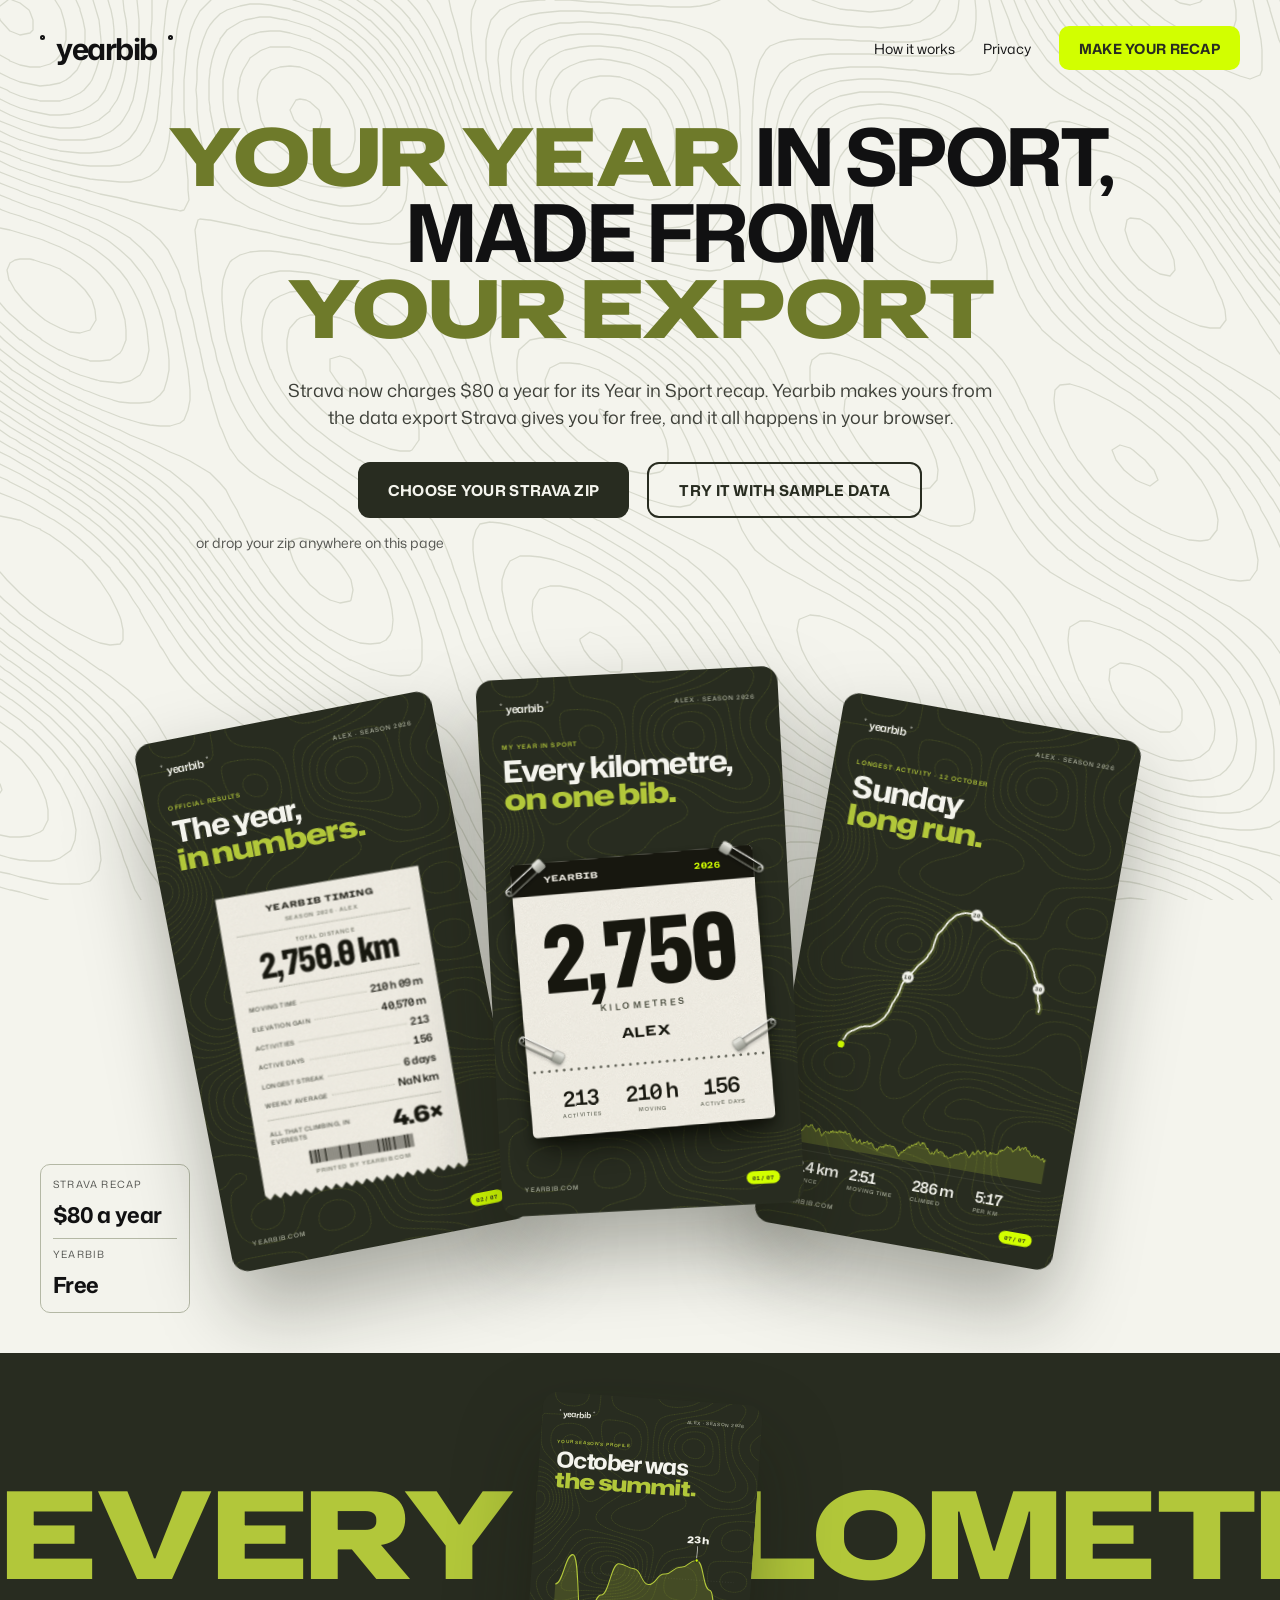
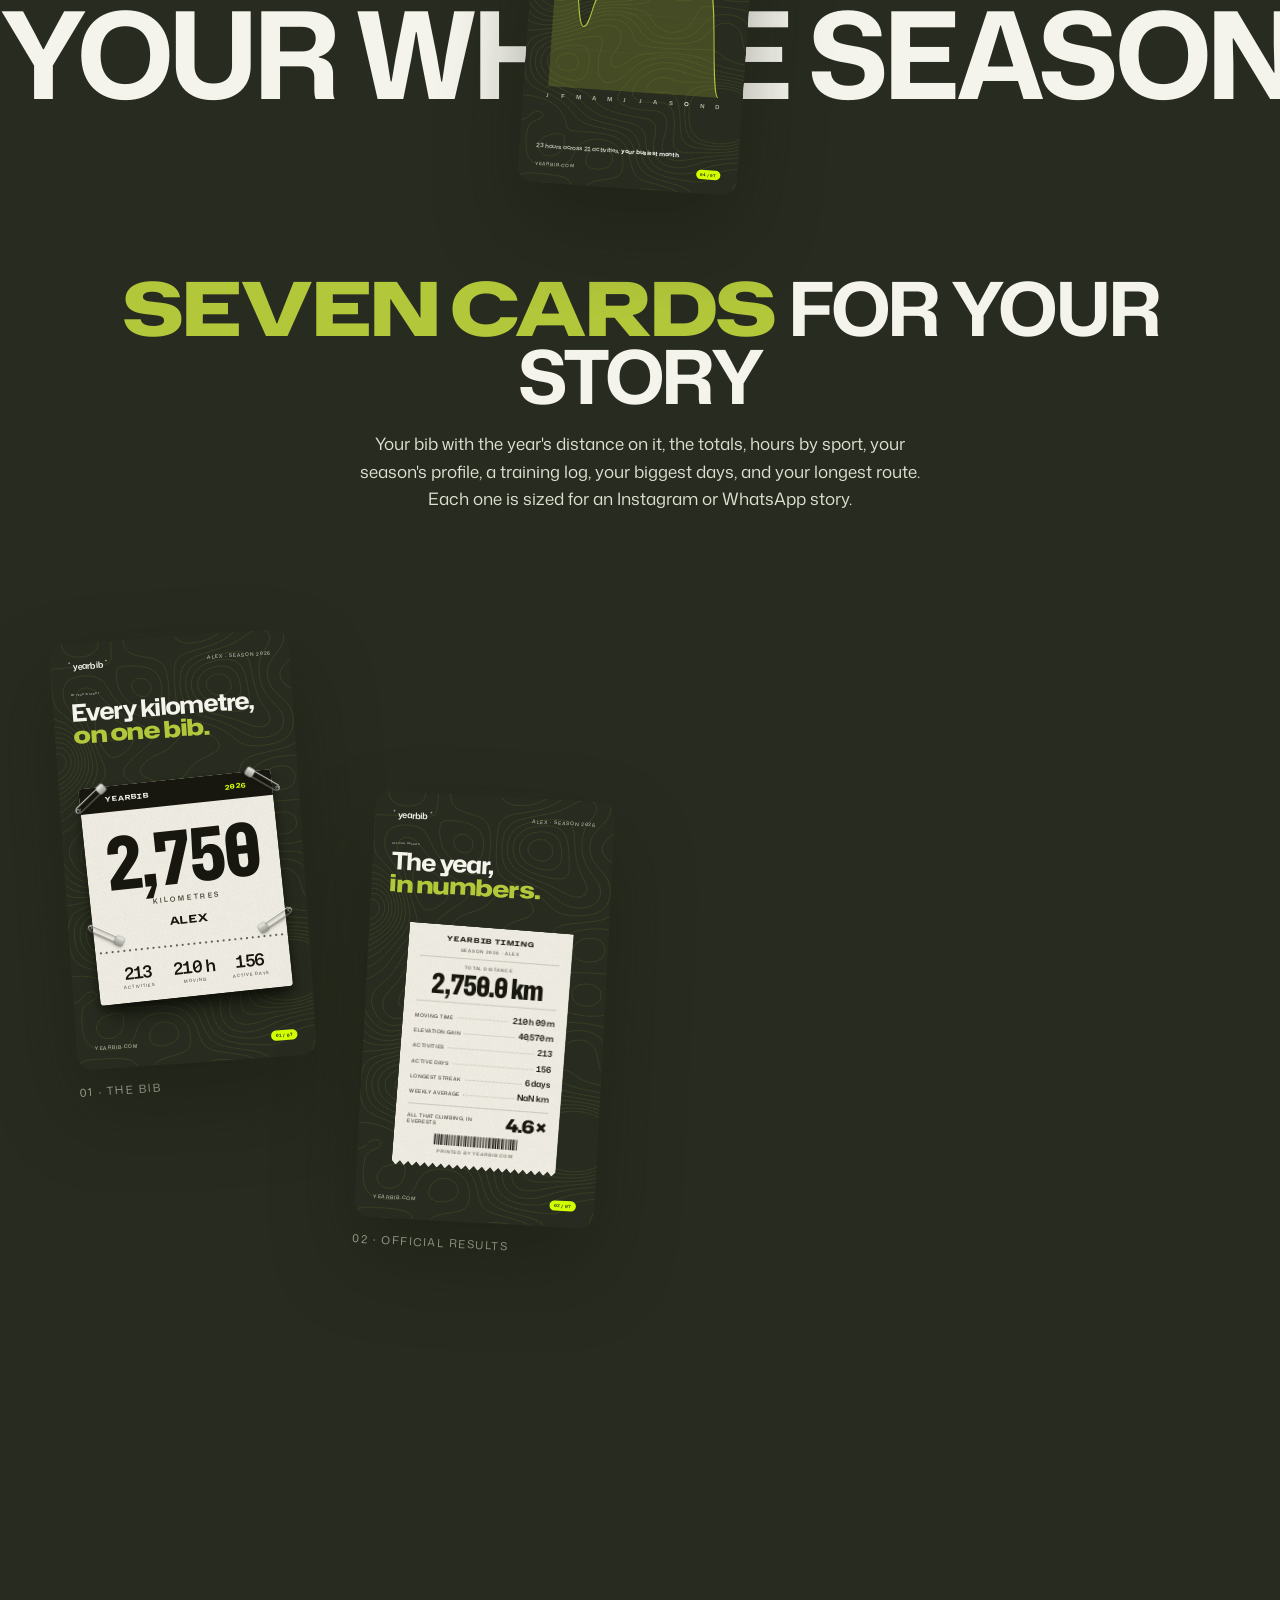
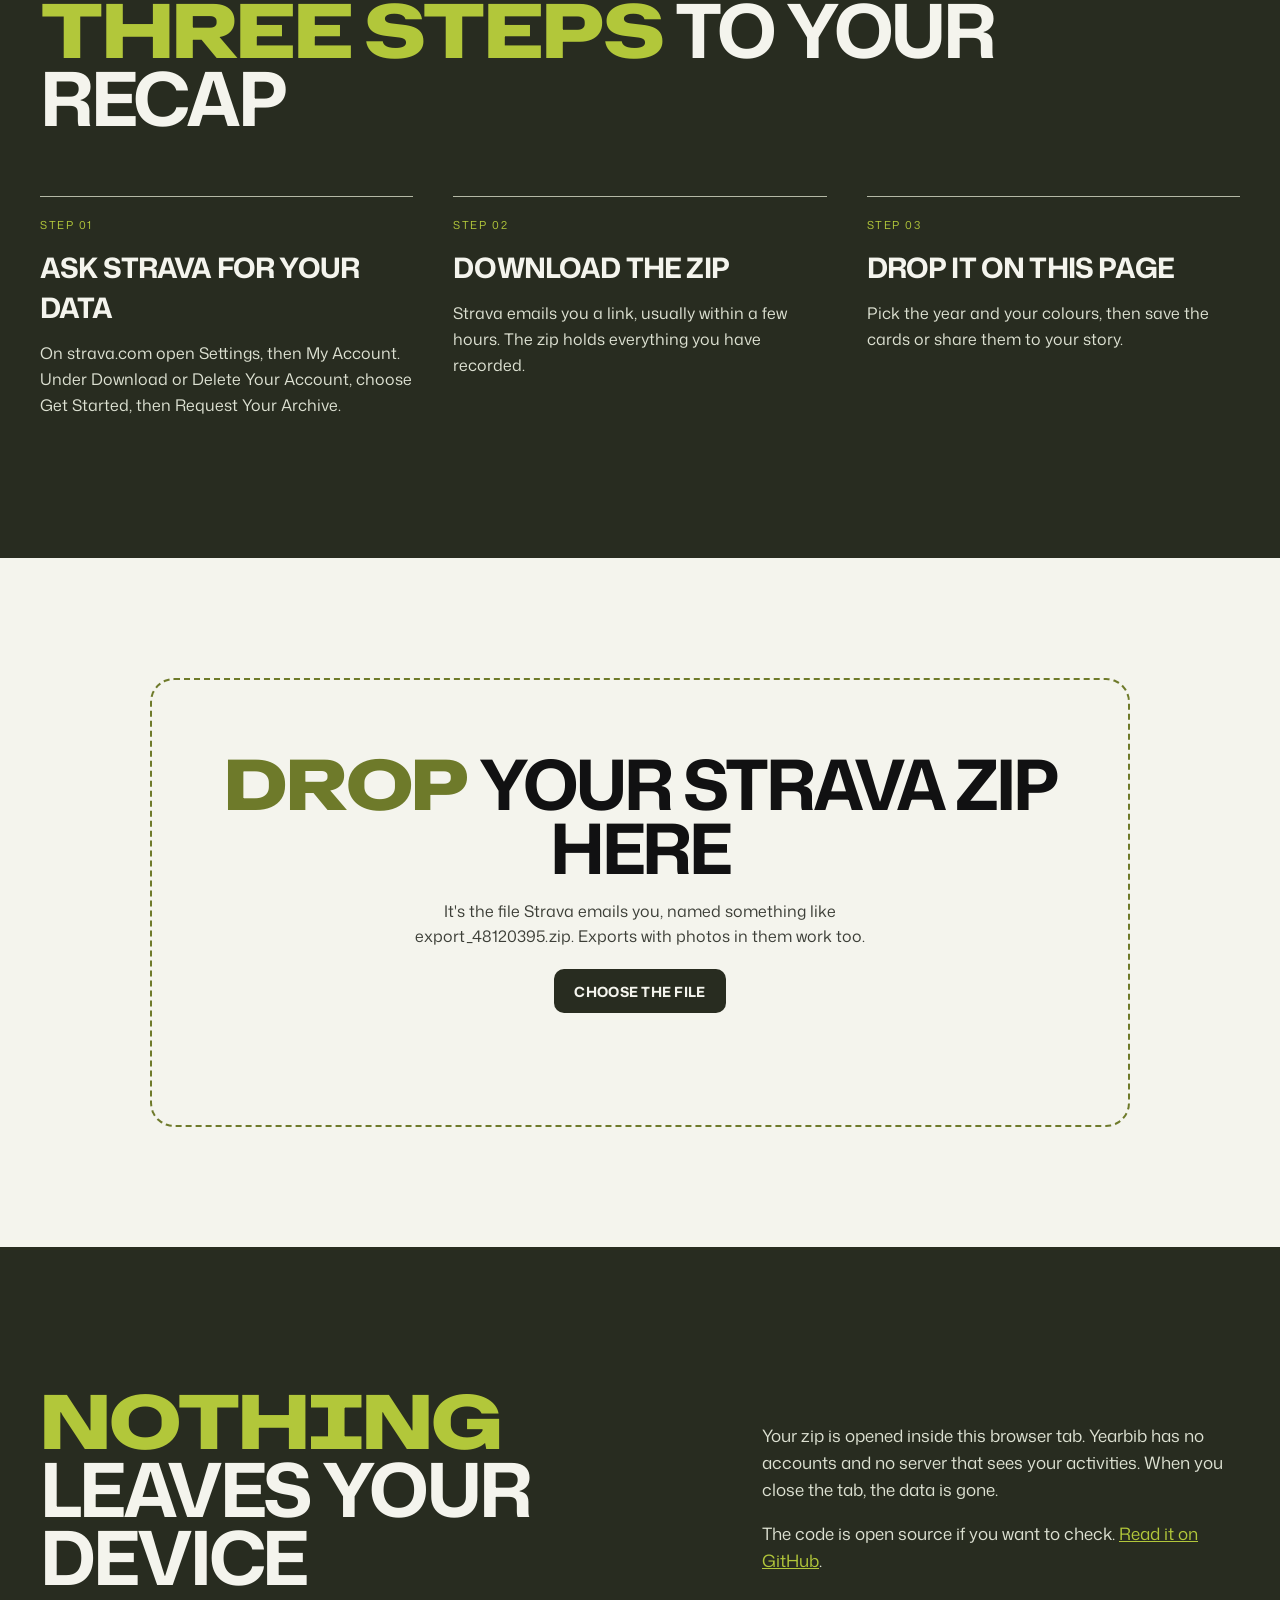
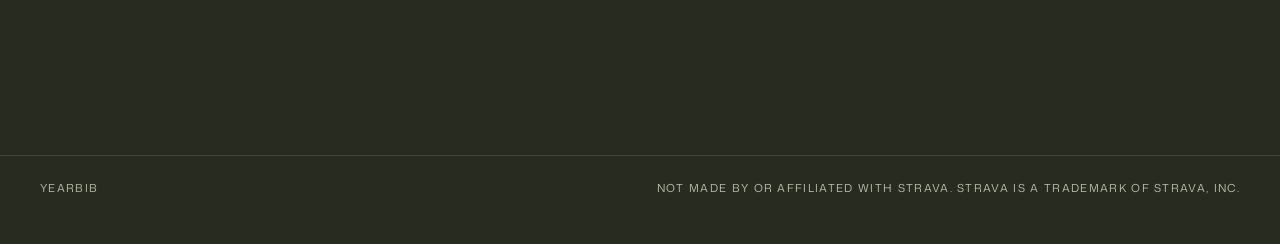
<file: index.html>
<!doctype html>
<html lang="en">
<head>
<meta charset="utf-8">
<meta name="viewport" content="width=device-width, initial-scale=1">
<title>Yearbib: your Strava year in sport, free</title>
<link rel="icon" href="img/icon.svg" type="image/svg+xml">
<link rel="canonical" href="https://yearbib.vercel.app/">
<meta name="description" content="Strava charges $80 a year for its Year in Sport. Yearbib makes yours free from the export Strava gives you, right in your browser.">
<meta property="og:title" content="Yearbib: your year in sport, free">
<meta property="og:description" content="Seven shareable cards from your Strava export. Free, and nothing leaves your device.">
<meta property="og:type" content="website">
<meta property="og:url" content="https://yearbib.vercel.app/">
<meta property="og:image" content="https://yearbib.vercel.app/img/og.png">
<meta property="og:image:width" content="1200"><meta property="og:image:height" content="630">
<meta name="twitter:card" content="summary_large_image">
<meta name="twitter:image" content="https://yearbib.vercel.app/img/og.png">
<meta name="theme-color" content="#282C20">
<link rel="preload" href="fonts/mona-sans-latin-standard-normal.woff2" as="font" type="font/woff2" crossorigin>
<link rel="preload" href="fonts/hubot-sans-latin-standard-normal.woff2" as="font" type="font/woff2" crossorigin>
<link rel="stylesheet" href="cards.css">
<link rel="stylesheet" href="style.css">
</head>
<body>
<main id="landing">
<section class="paper-bg hero">
<header class="nav">
<a href="#top" class="wm" aria-label="Yearbib home"><i></i>yearbib<i></i></a>
<nav aria-label="Main"><a href="#how">How it works</a><a href="#privacy">Privacy</a><a href="#drop" class="pill volt">Make your recap</a></nav>
</header>
<div id="top" class="hero-copy">
<h1 class="hh">
<span class="mask"><span><em>Your year</em> in sport,</span></span>
<span class="mask"><span>made from</span></span>
<span class="mask"><span><em class="nw">your export</em></span></span>
</h1>
<p>Strava now charges $80 a year for its Year in Sport recap. Yearbib makes yours from the data export Strava gives you for free, and it all happens in your browser.</p>
<div class="hero-cta"><label for="file" class="pill dark big-cta">Choose your Strava zip</label><button class="pill line big-cta" id="sample" type="button">Try it with sample data</button></div>
<p class="hint">or drop your zip anywhere on this page</p>
<p class="status hstatus" id="hstatus" role="status" aria-live="polite"></p>
</div>
<div class="stage" id="stage" aria-label="Three example recap cards" role="img"></div>
<aside class="vs"><span>Strava recap</span><b>$80 a year</b><span class="sep">Yearbib</span><b>Free</b></aside>
</section>

<section class="olive-bg band-sec">
<div class="marquee" aria-hidden="true">
<div class="track l"><span>Every kilometre · every climb · every streak ·</span><span>Every kilometre · every climb · every streak ·</span></div>
<div class="track r"><span>Your whole season on seven cards ·</span><span>Your whole season on seven cards ·</span></div>
<div class="mq-card" id="over"></div>
</div>
<div class="wrap">
<h2 class="h2c"><em>Seven cards</em> for your story</h2>
<p class="lede">Your bib with the year's distance on it, the totals, hours by sport, your season's profile, a training log, your biggest days, and your longest route. Each one is sized for an Instagram or WhatsApp story.</p>
<div class="scatter" id="scatter"></div>
</div>
</section>

<section id="how" class="olive-bg how">
<div class="wrap">
<h2 class="h2"><em>Three steps</em> to your recap</h2>
<ol class="steps">
<li><span class="k">Step 01</span><h3>Ask Strava for your data</h3><p>On strava.com open Settings, then My Account. Under Download or Delete Your Account, choose Get Started, then Request Your Archive.</p></li>
<li><span class="k">Step 02</span><h3>Download the zip</h3><p>Strava emails you a link, usually within a few hours. The zip holds everything you have recorded.</p></li>
<li><span class="k">Step 03</span><h3>Drop it on this page</h3><p>Pick the year and your colours, then save the cards or share them to your story.</p></li>
</ol>
</div>
</section>

<section id="drop" class="paper-bg drop-sec">
<label class="drop" id="dropzone" for="file">
<span class="dh"><em>Drop</em> your Strava zip here</span>
<span class="dp">It's the file Strava emails you, named something like export_48120395.zip. Exports with photos in them work too.</span>
<span class="pill dark">Choose the file</span>
<input id="file" type="file" accept=".zip,application/zip">
<span class="status" id="status" role="status" aria-live="polite"></span>
</label>
</section>

<section id="privacy" class="olive-bg priv">
<div class="wrap row2">
<h2 class="h2"><em>Nothing</em> leaves your device</h2>
<div><p>Your zip is opened inside this browser tab. Yearbib has no accounts and no server that sees your activities. When you close the tab, the data is gone.</p><p>The code is open source if you want to check. <a href="https://github.com/omlahore/yearbib">Read it on GitHub</a>.</p></div>
</div>
</section>
</main>

<main id="recap" hidden>
<header class="nav dark">
<a href="#" class="wm" id="home" aria-label="Yearbib home"><i></i>yearbib<i></i></a>
<nav><span class="muted" id="found"></span><a href="#" id="again">Start again with another zip</a></nav>
</header>
<div class="recap">
<aside class="panel" aria-label="Customise your cards">
<h1 class="ph"><span id="ptitle"></span><em>your way.</em></h1>
<div class="fld"><label for="nm">Name on the cards</label><input id="nm" type="text" maxlength="24" autocomplete="given-name"></div>
<div class="fld"><span class="lab">Colours</span><div class="sws" id="themes" role="radiogroup" aria-label="Colour theme"></div><span class="tname" id="tname"></span></div>
<div class="fld"><span class="lab">Sport</span><div class="pills" id="sports" role="radiogroup" aria-label="Sport"></div></div>
<div class="fld"><span class="lab">Number on the bib</span><div class="pills" id="bibs" role="radiogroup" aria-label="Number on the bib"></div></div>
<div class="two-sel">
<label class="fld">Year<select id="year"></select></label>
<label class="fld">Units<select id="unit"><option value="0">Kilometres</option><option value="1">Miles</option></select></label>
</div>
<label class="switch-row">Contour lines in the background<button role="switch" aria-checked="true" id="contours" class="switch"><span></span></button></label>
<div class="acts"><button class="pill volt big" id="saveall">Save all cards</button><button class="pill ghost big" id="shareall" hidden>Share to story</button></div>
</aside>
<section class="grid" id="grid" aria-label="Your cards"></section>
</div>
</main>

<div id="render" aria-hidden="true"></div>
<div id="dropall" hidden><div><span class="dh"><em>Drop</em> it anywhere</span><span class="dp">Your Strava zip opens right here, in this tab.</span></div></div>
<footer class="olive-bg foot"><div class="wrap fr"><span>Yearbib</span><span>Not made by or affiliated with Strava. Strava is a trademark of Strava, Inc.</span></div></footer>
<script src="vendor/html-to-image.js"></script>
<script type="module" src="app.js"></script>
</body>
</html>
</file>
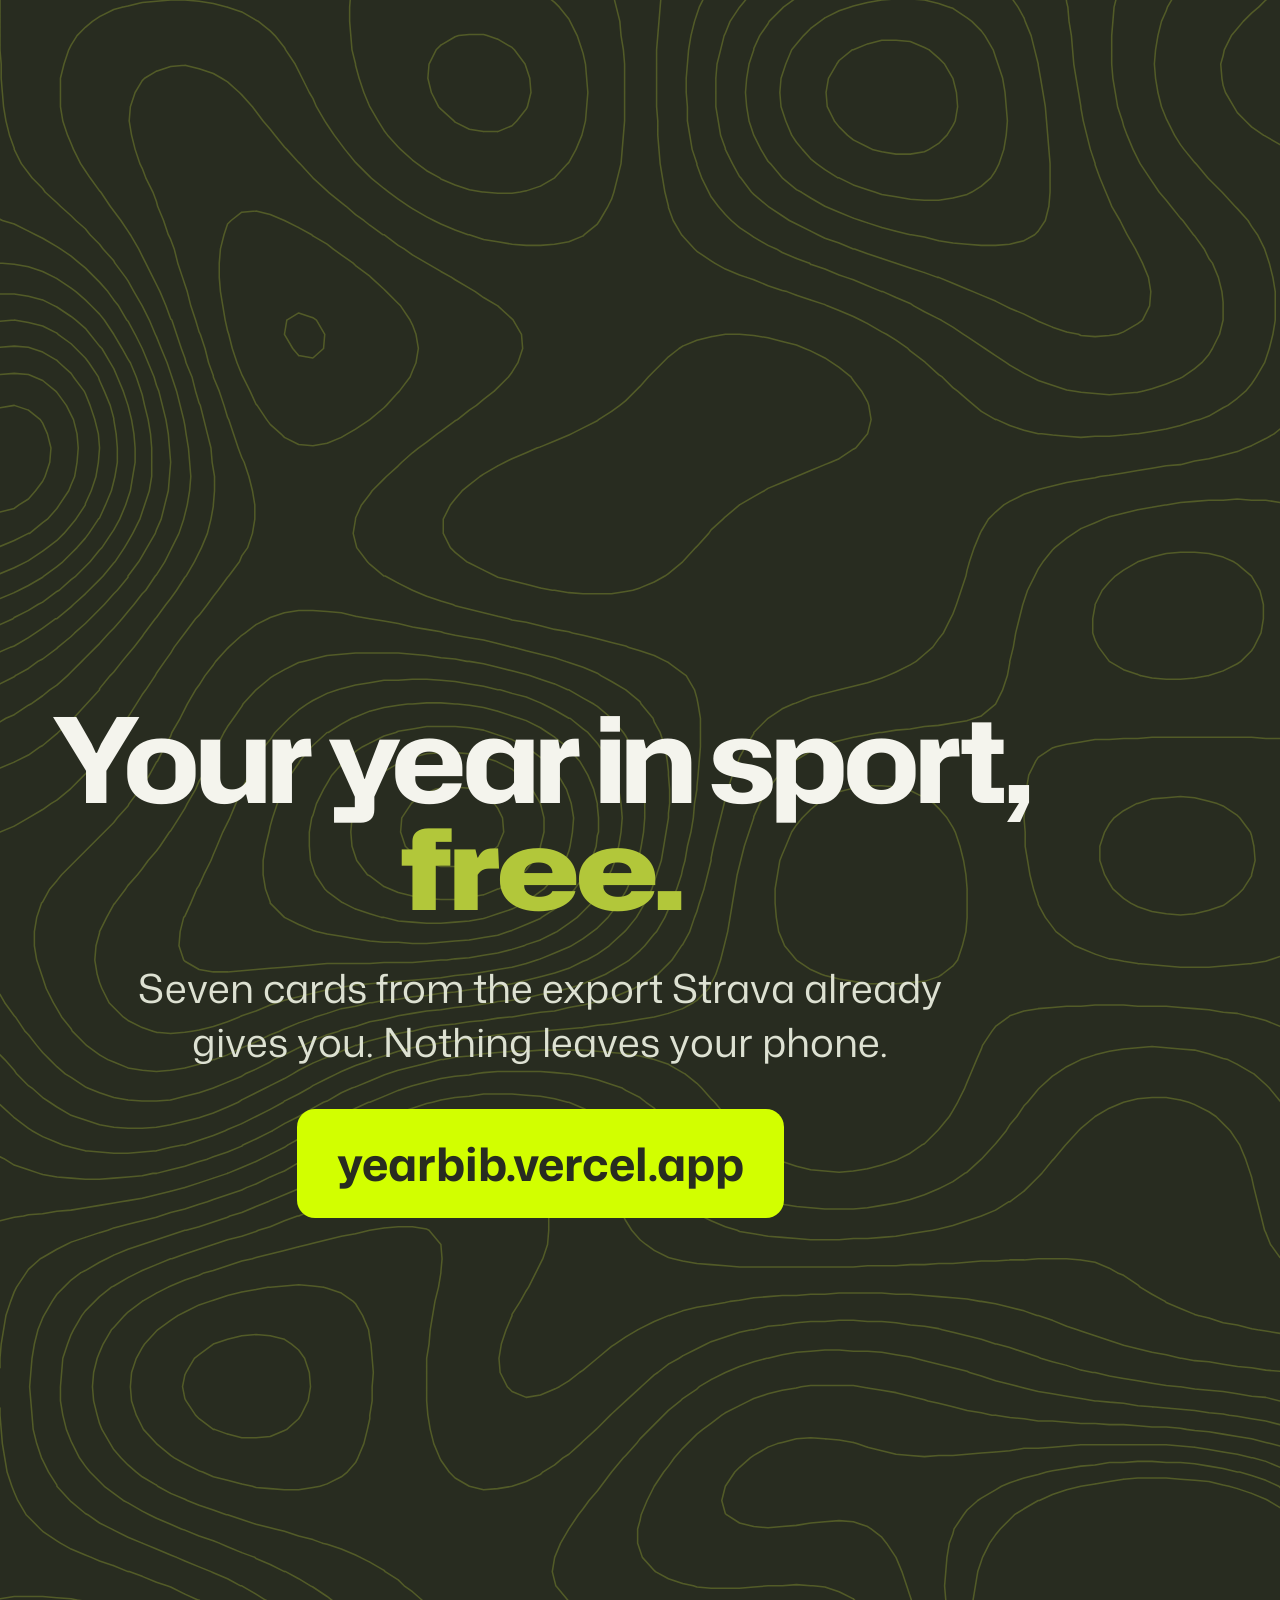
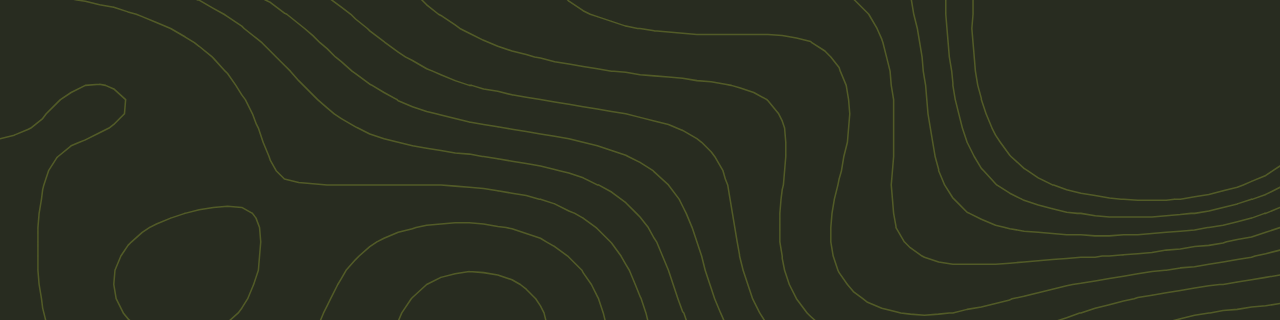
<file: tools/end.html>
<!doctype html><html><head><meta charset="utf-8"><link rel="stylesheet" href="../cards.css"><style>body{margin:0;width:1080px;height:1920px;overflow:hidden;background:#282C20 url(../img/topo-card.svg) center/cover;color:#F4F4ED;font-family:"Mona Sans";display:flex;flex-direction:column;align-items:center;justify-content:center;text-align:center;gap:40px}
h1{margin:0;font-family:"Hubot Sans";font-weight:700;font-size:118px;line-height:.95;letter-spacing:-.035em}h1 em{display:block;font-style:normal;font-stretch:125%;font-weight:800;color:#B2C73A;font-size:112px}
p{margin:0;font-size:40px;color:#DDE1D2;max-width:820px;line-height:1.35}.u{background:#D2FF00;color:#282C20;font-weight:700;font-size:46px;padding:22px 40px;border-radius:18px}</style></head>
<body><h1>Your year in sport,<em>free.</em></h1><p>Seven cards from the export Strava already gives you. Nothing leaves your phone.</p><span class="u">yearbib.vercel.app</span></body></html>
</file>
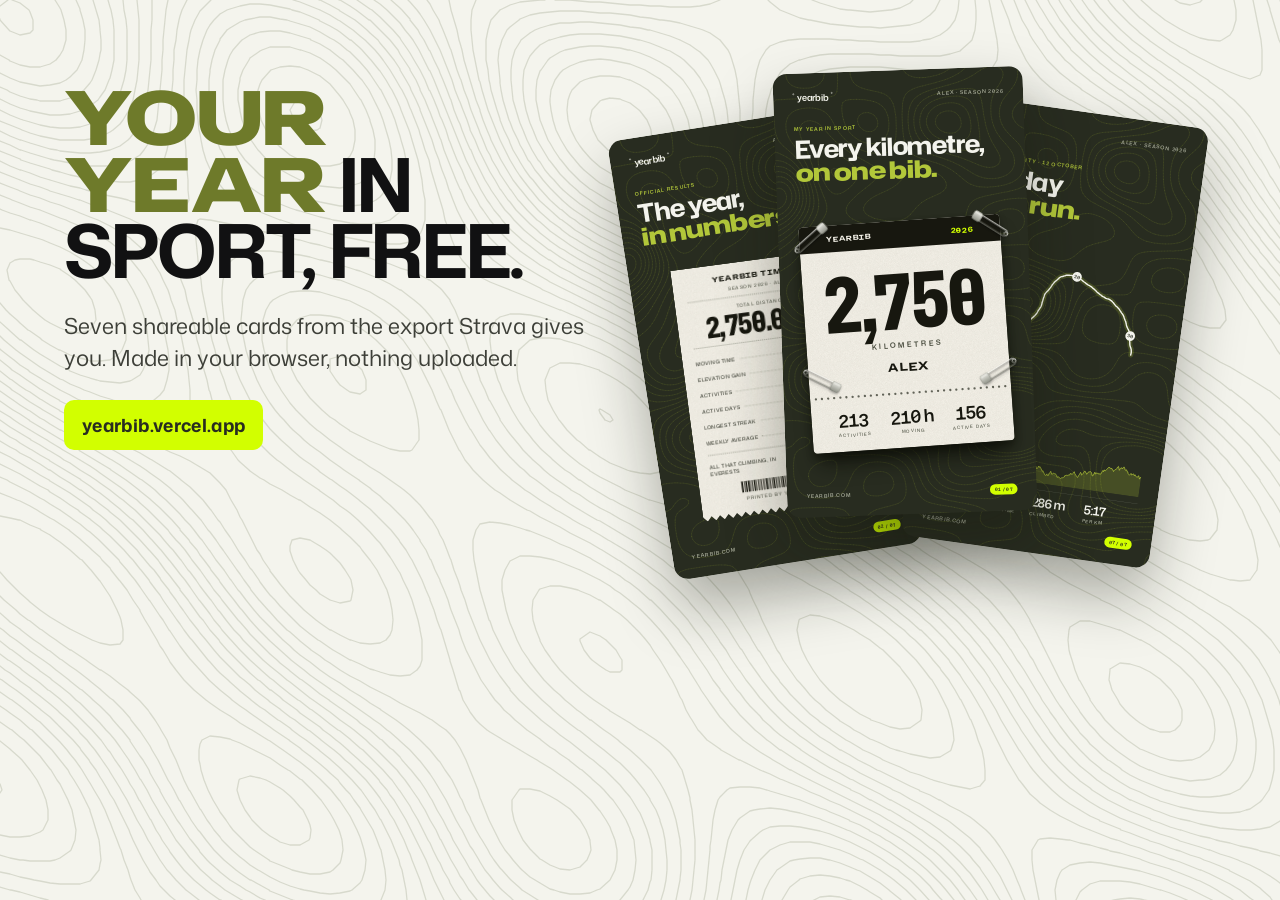
<file: tools/og.html>
<!doctype html><html><head><meta charset="utf-8"><link rel="stylesheet" href="../cards.css"><link rel="stylesheet" href="../style.css">
<style>body{margin:0;width:1200px;height:630px;overflow:hidden;background:#F4F4ED url(../img/topo-paper.svg) 0 0/1440px auto;animation:none}
.wrap{position:relative;width:1200px;height:630px}
.t{position:absolute;left:64px;top:84px;width:520px}
.t h1{margin:0;text-transform:uppercase;font-weight:700;font-size:74px;line-height:.9;letter-spacing:-.045em;color:#111112}
.t h1 em{font-family:"Hubot Sans";font-stretch:125%;font-weight:800;letter-spacing:-.03em;color:#6E7A2A;font-style:normal}
.t p{margin:26px 0 0;font-size:22px;line-height:1.45;color:#3D3F38;font-family:"Mona Sans"}
.t .u{margin-top:26px;display:inline-block;background:#D2FF00;color:#282C20;font:700 18px "Mona Sans";padding:12px 18px;border-radius:10px;letter-spacing:.02em}
.ogc{position:absolute;width:250px;height:444px;border-radius:14px;overflow:hidden;box-shadow:0 30px 60px rgba(20,24,12,.35)}
.ogc>.yb-card{transform:scale(.2315);transform-origin:0 0}
</style></head><body><div class="wrap"><div class="t"><h1><em>Your year</em> in sport, free.</h1><p>Seven shareable cards from the export Strava gives you. Made in your browser, nothing uploaded.</p><span class="u">yearbib.vercel.app</span></div></div>
<script type="module">
import { demo } from "../demo.js"; import { renderCard, units, THEMES } from "../cards.js";
const { s, routes } = demo(); const o = { u: units(false), theme: THEMES[0], contours: true, name: "Alex", year: s.year, bib: "Distance", routes };
const w = document.querySelector('.wrap');
[["results", 640, 120, -9], ["route", 930, 110, 8], ["bib", 780, 70, -2]].forEach(([k, x, y, r]) => { const d = document.createElement('div'); d.className = 'ogc'; d.style.cssText = `left:${x}px;top:${y}px;transform:rotate(${r}deg)`; d.innerHTML = renderCard(k, s, o); w.append(d); });
await document.fonts.ready; document.body.dataset.ready = 1;
</script></body></html>
</file>
<file: cards.css>
@font-face{font-family:"Mona Sans";src:url(fonts/mona-sans-latin-standard-normal.woff2) format("woff2-variations");font-weight:200 900;font-stretch:75% 125%;font-display:swap}
@font-face{font-family:"Hubot Sans";src:url(fonts/hubot-sans-latin-standard-normal.woff2) format("woff2-variations");font-weight:200 900;font-stretch:75% 125%;font-display:swap}
.yb-card{width:1080px;height:1920px;box-sizing:border-box;padding:76px 84px 72px;display:flex;flex-direction:column;background-color:var(--ground);color:#F4F4ED;font-family:"Mona Sans",sans-serif;font-feature-settings:"tnum" 1;overflow:hidden;position:relative}
.yb-card *{box-sizing:border-box;margin:0}
.yb-card.topo{background-image:url(img/topo-card.svg);background-size:cover}
.yb-top,.yb-foot{display:flex;justify-content:space-between;align-items:center}
.yb-wm{position:relative;font-weight:600;font-size:40px;letter-spacing:-.04em;padding:0 20px}
.yb-wm i{position:absolute;top:9px;width:7px;height:7px;border-radius:50%;border:2.4px solid #F4F4ED}.yb-wm i:first-child{left:0}.yb-wm i:last-child{right:0}
.yb-cap{font-size:22px;font-weight:500;letter-spacing:.16em;text-transform:uppercase;color:#B4B8A5}
.yb-kick{margin-top:92px!important;font-size:22px;font-weight:600;letter-spacing:.16em;text-transform:uppercase;color:var(--accent)}
.yb-h{margin-top:18px!important;font-family:"Hubot Sans",sans-serif;line-height:.96}
.yb-h span{display:block;font-weight:700;font-size:108px;letter-spacing:-.035em}
.yb-h .w{font-stretch:125%;font-weight:800;font-size:104px;letter-spacing:-.03em;color:var(--accent)}
.yb-tag{background:#D2FF00;color:#282C20;border-radius:999px;padding:9px 20px;font-weight:600;font-size:20px;letter-spacing:.1em}
.yb-mid{flex:1;display:flex;align-items:center;justify-content:center;min-height:0}
.yb-mid.col{flex-direction:column;align-items:stretch;justify-content:center;gap:22px}
.yb-mid.gap{margin:56px 0 40px}
.yb-note{margin-bottom:44px!important;font-size:30px;font-weight:500;color:#DDE1D2}.yb-note b{color:#F4F4ED;font-weight:700}
.paper{background-color:#F4F1E8;background-image:url(img/noise.svg);color:#17170F}
/* bib */
.bib{position:relative;width:870px;height:980px;transform:rotate(-2deg)}
.bibp{width:100%;height:100%;border-radius:18px;overflow:hidden;display:flex;flex-direction:column;box-shadow:0 70px 90px -30px rgba(8,10,4,.75),0 18px 30px rgba(8,10,4,.35)}
.band{height:116px;flex:none;background:#17170F;color:#F4F1E8;display:flex;align-items:center;justify-content:space-between;padding:0 116px;font-family:"Hubot Sans";font-stretch:125%;font-weight:700;font-size:30px;letter-spacing:.08em;text-transform:uppercase}.band b{color:#D2FF00;font-weight:700}
.bnum{flex:1;display:flex;flex-direction:column;align-items:center;justify-content:center;gap:22px}
.bnum .n{font-family:"Hubot Sans";font-stretch:75%;font-weight:800;font-size:360px;line-height:.9;letter-spacing:-.02em}
.bnum .l{font-weight:600;font-size:32px;letter-spacing:.32em;text-transform:uppercase;color:#4D5042}
.bnum .who{margin-top:18px;font-family:"Hubot Sans";font-stretch:125%;font-weight:700;font-size:48px;letter-spacing:.06em}
.holes{flex:none;display:flex;justify-content:space-between;padding:0 20px}.holes i{width:10px;height:10px;border-radius:50%;background:var(--ground);opacity:.7}
.strip{flex:none;height:230px;display:grid;grid-template-columns:repeat(3,1fr);align-items:center;text-align:center;padding:0 56px}
.strip b{display:block;font-weight:600;font-size:76px;letter-spacing:-.04em;line-height:1}.strip small{display:block;margin-top:10px;font-weight:500;font-size:19px;letter-spacing:.18em;text-transform:uppercase;color:#5B5E50}
.pin{position:absolute;width:190px;filter:drop-shadow(0 6px 5px rgba(0,0,0,.35))}
.p1 .pin{left:-46px;top:26px;transform:rotate(-38deg)}.p2 .pin{right:-56px;top:18px;transform:rotate(36deg) scaleX(-1)}.p3 .pin{left:-40px;bottom:290px;transform:rotate(30deg)}.p4 .pin{right:-48px;bottom:280px;transform:rotate(-28deg) scaleX(-1)}
/* results */
.slip{width:740px;padding:40px 56px 64px;transform:rotate(1.4deg);display:flex;flex-direction:column;filter:drop-shadow(0 40px 40px rgba(8,10,4,.55));clip-path:polygon(0 0,100% 0,100% calc(100% - 20px),97.5% 100%,95% calc(100% - 20px),92.5% 100%,90% calc(100% - 20px),87.5% 100%,85% calc(100% - 20px),82.5% 100%,80% calc(100% - 20px),77.5% 100%,75% calc(100% - 20px),72.5% 100%,70% calc(100% - 20px),67.5% 100%,65% calc(100% - 20px),62.5% 100%,60% calc(100% - 20px),57.5% 100%,55% calc(100% - 20px),52.5% 100%,50% calc(100% - 20px),47.5% 100%,45% calc(100% - 20px),42.5% 100%,40% calc(100% - 20px),37.5% 100%,35% calc(100% - 20px),32.5% 100%,30% calc(100% - 20px),27.5% 100%,25% calc(100% - 20px),22.5% 100%,20% calc(100% - 20px),17.5% 100%,15% calc(100% - 20px),12.5% 100%,10% calc(100% - 20px),7.5% 100%,5% calc(100% - 20px),2.5% 100%,0 calc(100% - 20px))}
.sh{text-align:center;display:flex;flex-direction:column;gap:10px}.t1{font-family:"Hubot Sans";font-stretch:125%;font-weight:700;font-size:30px;letter-spacing:.12em}
.t2{font-weight:500;font-size:20px;letter-spacing:.18em;text-transform:uppercase;color:#5B5E50}.t2.c{margin-top:12px;text-align:center}
.dash{border-top:3px dashed #9A9C8E;margin:24px 0}
.tot{display:flex;flex-direction:column;align-items:center;gap:4px}.tot b{font-family:"Hubot Sans";font-stretch:75%;font-weight:800;font-size:124px;line-height:.95;letter-spacing:-.02em}
.row{display:flex;align-items:baseline;gap:14px;margin:8px 0}.row span{font-weight:500;font-size:22px;letter-spacing:.08em;text-transform:uppercase;color:#3E4136}.row i{flex:1;border-bottom:3px dotted #A6A898;transform:translateY(-6px)}.row b{font-weight:600;font-size:38px;letter-spacing:-.03em}
.ev{display:flex;justify-content:space-between;align-items:center}.ev span{font-weight:500;font-size:22px;letter-spacing:.08em;text-transform:uppercase;color:#3E4136;max-width:300px;line-height:1.35}.ev b{font-family:"Hubot Sans";font-stretch:125%;font-weight:800;font-size:80px;letter-spacing:-.03em;line-height:1}
.bars{display:flex;justify-content:center;gap:4px;height:48px;margin-top:24px}.bars i{display:block;background:#17170F}
/* sport */
.lanes{width:100%;border-top:4px solid rgba(244,244,237,.85);background:rgba(244,244,237,.04)}
.lane{height:200px;display:flex;align-items:center;gap:28px;border-bottom:4px solid rgba(244,244,237,.85);padding:0 28px 0 18px}
.ln{width:96px;flex:none;font-family:"Hubot Sans";font-stretch:75%;font-weight:800;font-size:150px;line-height:1;color:rgba(244,244,237,.16)}
.lc{flex:1;display:flex;flex-direction:column;gap:14px}.lt{display:flex;justify-content:space-between;align-items:baseline}.lt b{font-family:"Hubot Sans";font-stretch:125%;font-weight:800;font-size:44px;letter-spacing:-.02em}.lt span{font-size:26px;font-weight:500;color:#DDE1D2}
.yb-track{height:22px;border-radius:999px;background:rgba(244,244,237,.1);overflow:hidden}.yb-track div{height:100%;border-radius:999px}
/* profile */
.prof{position:relative;height:760px}.prof svg{position:absolute;inset:0;width:100%;height:100%}
.flag{position:absolute;transform:translate(-50%,-100%);margin-top:11px;display:flex;flex-direction:column;align-items:center}.flag b{font-family:"Hubot Sans";font-stretch:125%;font-weight:800;font-size:46px;letter-spacing:-.02em;white-space:nowrap}.flag i{width:3px;height:70px;background:#F4F4ED}.flag em{width:22px;height:22px;border-radius:50%;background:#D2FF00;border:5px solid var(--ground);margin-top:-11px}
.ml{display:grid;grid-template-columns:repeat(12,1fr);text-align:center}.ml span{font-weight:600;font-size:28px;color:#B4B8A5}.ml .on{color:#F4F4ED}
/* log */
.cal{width:820px;display:grid;grid-template-columns:repeat(3,1fr);gap:30px 44px}
.mo{display:flex;flex-direction:column;gap:12px}.mo span{font-family:"Hubot Sans";font-stretch:125%;font-weight:700;font-size:22px;letter-spacing:.08em;text-transform:uppercase;color:#DDE1D2}
.g{display:grid;grid-template-columns:repeat(7,1fr);gap:5px}.g i{display:block;aspect-ratio:1;border-radius:6px}
.legend{display:flex;justify-content:space-between;align-items:center;padding:26px 0 30px;border-top:1.5px solid rgba(221,225,210,.3);font-size:30px;font-weight:500;color:#DDE1D2}.legend b{color:#F4F4ED;font-weight:700}
.legend .sc{display:flex;align-items:center;gap:8px;font-size:18px;letter-spacing:.16em;text-transform:uppercase;color:#B4B8A5}.legend .sc i{width:24px;height:24px;border-radius:6px}
/* big days */
.yb-big{gap:60px}.bigone,.two>div{display:flex;flex-direction:column;align-items:center;gap:14px;text-align:center}
.two{display:grid;grid-template-columns:repeat(2,1fr);gap:40px}
.medal{display:flex;flex-direction:column;align-items:center}
.rib{display:flex}.rib i{display:block;box-shadow:inset -6px 0 0 rgba(0,0,0,.12)}.rib i:first-child{transform:skewX(14deg)}.rib i:last-child{transform:skewX(-14deg)}
.lg .rib i{width:92px;height:170px}.sm .rib i{width:64px;height:120px}
.disc{border-radius:50%;display:flex;flex-direction:column;align-items:center;justify-content:center;gap:6px;color:var(--ground);margin-top:-20px}
.disc .k{font-size:18px;font-weight:600;letter-spacing:.16em;text-transform:uppercase;opacity:.75}.disc b{font-family:"Hubot Sans";font-stretch:75%;font-weight:800;line-height:.92;letter-spacing:-.02em}.lg .disc b{font-size:120px}.sm .disc b{font-size:76px}.disc .un{font-size:22px;font-weight:700;letter-spacing:.1em}
.nm{font-size:30px;font-weight:600}.sm~.nm{font-size:26px}.dt{font-size:21px;font-weight:500;letter-spacing:.14em;text-transform:uppercase;color:#B4B8A5}
/* route */
.map{position:relative;width:880px;height:600px}.map svg{position:absolute;inset:0;width:100%;height:100%}
.km{position:absolute;width:42px;height:42px;margin:-21px 0 0 -21px;border-radius:50%;background:#F4F4ED;color:#282C20;display:flex;align-items:center;justify-content:center;font-weight:600;font-size:20px}
.start{position:absolute;width:34px;height:34px;margin:-17px 0 0 -17px;border-radius:50%;background:#D2FF00;border:5px solid var(--ground)}
.elev{display:block;width:100%;height:140px}
.rstats{display:grid;grid-template-columns:repeat(4,1fr);margin:28px 0 40px;padding-top:26px;border-top:1.5px solid rgba(221,225,210,.3)}.rstats b{display:block;font-weight:600;font-size:54px;letter-spacing:-.04em;line-height:1}.rstats small{display:block;margin-top:10px;font-size:19px;font-weight:500;letter-spacing:.16em;text-transform:uppercase;color:#B4B8A5}
</file>
<file: style.css>
:root{--olive:#282C20;--deep:#1F221A;--paper:#F4F4ED;--sage:#DDE1D2;--stone:#B4B8A5;--moss:#B2C73A;--mossd:#6E7A2A;--volt:#D2FF00;--ink:#111112}
*{box-sizing:border-box}
html{scroll-behavior:smooth}
body{margin:0;font-family:"Mona Sans",system-ui,sans-serif;color:var(--ink);background:var(--olive);overflow-x:hidden}
a{color:inherit}
:focus-visible{outline:2px solid var(--volt);outline-offset:3px}
em{font-style:normal}
.paper-bg{background:var(--paper) url(img/topo-paper.svg) 0 0/1440px auto fixed;animation:drift 90s linear infinite}
.olive-bg{background:var(--olive) url(img/topo-olive.svg) 0 0/1440px auto fixed;color:var(--paper);animation:drift 90s linear infinite}
@keyframes drift{to{background-position:1440px 0}}
.wrap{max-width:1360px;margin:0 auto;padding:0 40px}
.nav{max-width:1360px;margin:0 auto;padding:26px 40px;display:flex;align-items:center;justify-content:space-between;gap:20px;flex-wrap:wrap}
.nav nav{display:flex;align-items:center;gap:28px;font-size:14px;flex-wrap:wrap}.nav nav a{text-decoration:none}
.wm{position:relative;font-weight:700;font-size:30px;letter-spacing:-.05em;text-decoration:none;padding:0 16px}
.wm i{position:absolute;top:8px;width:5px;height:5px;border-radius:50%;border:2px solid currentColor}.wm i:first-child{left:0}.wm i:last-child{right:0}
.pill{display:inline-flex;align-items:center;justify-content:center;min-height:44px;padding:0 20px;border-radius:10px;font:inherit;font-weight:700;font-size:14px;text-decoration:none;text-transform:uppercase;letter-spacing:.02em;border:0;cursor:pointer;transition:transform .3s cubic-bezier(.16,1,.3,1)}
.pill:hover{transform:scale(1.04)}.volt{background:var(--volt);color:var(--olive)}.dark{background:var(--olive);color:var(--paper)}.ghost{background:transparent;color:var(--paper);border:1px solid #5B5E50}.big{min-height:48px;width:100%}
/* hero */
.hero{position:relative;min-height:100vh;padding-bottom:80px;overflow:hidden}
.hero-copy{max-width:1360px;margin:0 auto;padding:24px 40px 0;text-align:center}
.hh{margin:0;text-transform:uppercase;line-height:.9;font-weight:700;font-size:clamp(34px,6.2vw,92px);letter-spacing:-.045em}
.hh em,.h2 em,.h2c em,.dh em,.ph em{font-family:"Hubot Sans",sans-serif;font-stretch:125%;font-weight:800;letter-spacing:-.03em;color:var(--mossd)}
.olive-bg .h2 em,.olive-bg .h2c em,.ph em{color:var(--moss)}
.nw{white-space:nowrap}
.mask{display:block;overflow:hidden;padding-bottom:.06em}.mask>span{display:inline-block;animation:up 1s cubic-bezier(.16,1,.3,1) both}
.mask:nth-child(2)>span{animation-delay:.12s}.mask:nth-child(3)>span{animation-delay:.24s}
@keyframes up{from{transform:translateY(105%)}to{transform:none}}
.hero-copy p{margin:28px auto 0;max-width:40em;font-size:18px;line-height:1.55;color:#3D3F38}
.stage{position:relative;height:640px;max-width:1360px;margin:40px auto 0}
.thumb{position:absolute;border-radius:16px;overflow:hidden;box-shadow:0 40px 80px rgba(20,24,12,.35)}
.thumb>.yb-card{transform-origin:0 0}
.deal{animation:deal 1.1s cubic-bezier(.16,1,.3,1) both;transform:rotate(var(--r))}
@keyframes deal{from{opacity:0;transform:translateY(160px) rotate(0) scale(.9)}to{opacity:1;transform:rotate(var(--r))}}
.deal:hover{transform:rotate(var(--r)) translateY(-14px);transition:transform .5s cubic-bezier(.16,1,.3,1)}
.vs{position:absolute;left:40px;bottom:40px;width:150px;border:1px solid var(--stone);border-radius:10px;padding:12px;background:rgba(244,244,237,.85);font-size:10px;letter-spacing:.12em;text-transform:uppercase;color:#535450;display:flex;flex-direction:column;gap:8px}
.vs b{font-size:22px;letter-spacing:-.03em;text-transform:none;color:var(--ink)}.vs .sep{border-top:1px solid var(--stone);padding-top:8px}
/* marquee */
.band-sec{padding:120px 0 140px;overflow:hidden}
.marquee{position:relative}
.track{display:flex;gap:40px;width:max-content;white-space:nowrap;font-size:clamp(64px,9.4vw,136px);line-height:1;text-transform:uppercase;animation:left 40s linear infinite}
.track.l{font-family:"Hubot Sans";font-stretch:125%;font-weight:800;letter-spacing:-.03em;color:var(--moss)}
.track.r{font-weight:700;letter-spacing:-.045em;color:var(--paper);animation:right 46s linear infinite}
@keyframes left{to{transform:translateX(-50%)}}@keyframes right{from{transform:translateX(-50%)}to{transform:none}}
.mq-card{position:absolute;left:50%;top:50%;width:220px;height:391px;margin:-195px 0 0 -110px;transform:rotate(4deg)}
.h2c,.h2{margin:0;text-transform:uppercase;line-height:.92;font-weight:700;font-size:clamp(40px,5.8vw,84px);letter-spacing:-.045em}
.h2c{text-align:center;margin-top:160px}
.lede{margin:20px auto 0;max-width:34em;text-align:center;font-size:17px;line-height:1.6;color:var(--sage)}
.scatter{position:relative;height:760px;margin-top:64px}
.scat{position:absolute;width:240px;transition:transform .6s cubic-bezier(.16,1,.3,1)}.scat:hover{transform:translateY(-12px) rotate(0)!important}
.scat .thumb{position:relative}.scat p{margin:14px 0 0;font-size:11px;letter-spacing:.14em;text-transform:uppercase;color:var(--stone)}
/* steps */
.how{padding:40px 0 140px}.how .h2{margin:80px 0 64px}
.steps{list-style:none;margin:0;padding:0;display:grid;grid-template-columns:repeat(3,minmax(0,1fr));gap:40px}
.steps li{border-top:1px solid var(--stone);padding-top:20px;display:flex;flex-direction:column;gap:14px}
.steps .k{font-size:11px;letter-spacing:.14em;text-transform:uppercase;color:var(--moss)}
.steps h3{margin:0;font-weight:700;font-size:28px;letter-spacing:-.03em;text-transform:uppercase}.steps p{margin:0;font-size:16px;line-height:1.6;color:var(--sage)}
/* drop */
.drop-sec{padding:120px 40px}
.drop{position:relative;display:flex;flex-direction:column;align-items:center;gap:20px;max-width:980px;margin:0 auto;padding:72px 40px;border:2px dashed var(--mossd);border-radius:24px;text-align:center;cursor:pointer;background:rgba(244,244,237,.7);transition:transform .3s,background .3s}
.drop.over,.drop:hover{transform:translateY(-3px);background:rgba(244,244,237,.95)}
.dh{text-transform:uppercase;line-height:.92;font-weight:700;font-size:clamp(36px,5.4vw,76px);letter-spacing:-.045em}
.dp{font-size:16px;line-height:1.55;color:#3D3F38;max-width:34em}
.drop input{position:absolute;width:1px;height:1px;opacity:0}
.status{font-size:14px;font-weight:600;min-height:1.4em}
.priv{padding:140px 0}.row2{display:flex;gap:64px;flex-wrap:wrap;align-items:flex-end}.row2 .h2{flex:1 1 560px}.row2>div{flex:1 1 380px;font-size:17px;line-height:1.6;color:var(--sage)}.row2 a{color:var(--moss)}
.foot{color:var(--stone);padding:24px 0 48px}.fr{display:flex;justify-content:space-between;gap:16px;flex-wrap:wrap;font-size:11px;letter-spacing:.12em;text-transform:uppercase;border-top:1px solid rgba(221,225,210,.15);padding-top:24px}
/* recap */
#recap{background:var(--deep);color:var(--paper);min-height:100vh}
.muted{color:var(--stone)}
.recap{max-width:1400px;margin:0 auto;padding:8px 40px 120px;display:flex;flex-wrap:wrap;gap:40px;align-items:flex-start}
.panel{flex:1 1 300px;max-width:340px;background:var(--olive);border:1px solid rgba(221,225,210,.14);border-radius:18px;padding:28px;display:flex;flex-direction:column;gap:26px;position:sticky;top:20px}
.ph{margin:0;line-height:.95;font-family:"Hubot Sans";font-weight:700;font-size:40px;letter-spacing:-.035em}.ph span,.ph em{display:block}.ph em{font-size:38px}
.fld{display:flex;flex-direction:column;gap:10px}
.fld label,.fld .lab,.two-sel .fld{font-size:11px;font-weight:600;letter-spacing:.14em;text-transform:uppercase;color:var(--stone)}
.fld input,.fld select{font:inherit;font-size:15px;letter-spacing:0;text-transform:none;min-height:44px;padding:0 14px;border-radius:10px;border:1px solid #5B5E50;background:var(--deep);color:var(--paper)}
.two-sel{display:grid;grid-template-columns:1fr 1fr;gap:12px}
.sws{display:grid;grid-template-columns:repeat(4,1fr);gap:10px}
.sw{aspect-ratio:1;border-radius:14px;border:2px solid rgba(221,225,210,.2);display:flex;align-items:center;justify-content:center;cursor:pointer;padding:0;transition:transform .25s}.sw:hover{transform:scale(1.08)}.sw[aria-checked=true]{border-color:var(--paper)}.sw i{width:22px;height:22px;border-radius:50%}
.tname{font-size:13px;color:var(--sage)}
.pills{display:flex;flex-wrap:wrap;gap:8px}
.op{font:inherit;font-size:14px;min-height:40px;padding:0 16px;border-radius:999px;cursor:pointer;border:1px solid #5B5E50;background:transparent;color:var(--paper)}.op[aria-checked=true]{background:var(--paper);color:var(--olive);border-color:var(--paper)}
.switch-row{display:flex;align-items:center;justify-content:space-between;gap:12px;font-size:14px}
.switch{flex:none;width:52px;height:30px;border-radius:999px;border:0;padding:3px;display:flex;justify-content:flex-start;background:#5B5E50;cursor:pointer}.switch[aria-checked=true]{justify-content:flex-end;background:var(--volt)}.switch span{width:24px;height:24px;border-radius:50%;background:var(--olive)}
.acts{display:flex;flex-direction:column;gap:10px;padding-top:8px;border-top:1px solid rgba(221,225,210,.14)}
.grid{flex:999 1 640px;min-width:0;display:grid;grid-template-columns:repeat(auto-fill,minmax(230px,1fr));gap:28px}
.cardbox{display:flex;flex-direction:column;gap:12px;animation:dealin 1s cubic-bezier(.16,1,.3,1) both}
@keyframes dealin{from{opacity:0;transform:translateY(120px) rotate(8deg) scale(.92)}to{opacity:1;transform:none}}
.cardbox .thumb{position:relative;aspect-ratio:9/16;transition:transform .5s cubic-bezier(.16,1,.3,1)}.cardbox .thumb:hover{transform:translateY(-10px) rotate(-1deg)}
.cardbox .cb-row{display:flex;align-items:center;justify-content:space-between;gap:8px;font-size:12px;letter-spacing:.12em;text-transform:uppercase;color:var(--stone)}
.cardbox .op{font-size:13px;border-radius:10px;letter-spacing:0;text-transform:none}
#render{position:fixed;left:-20000px;top:0}
@media (max-width:900px){.hh{font-size:9.4vw}.stage{height:460px}.steps{grid-template-columns:minmax(0,1fr)}.scatter{height:auto;display:flex;flex-wrap:wrap;gap:20px;justify-content:center}.scat{position:relative;left:auto!important;top:auto!important;transform:none!important;width:150px}.vs{display:none}.panel{position:static;max-width:none}}
@media (prefers-reduced-motion:reduce){.paper-bg,.olive-bg,.track,.mask>span,.deal,.cardbox{animation:none!important}html{scroll-behavior:auto}}

.hero-cta{margin-top:30px;display:flex;align-items:center;justify-content:center;gap:18px;flex-wrap:wrap}
.big-cta{min-height:56px;padding:0 30px;font-size:15px;border-radius:12px}
.hint{font-size:14px;color:#535450}
.hstatus{margin:14px 0 0!important;font-size:14px;font-weight:600;color:var(--olive)}
#dropall{position:fixed;inset:0;z-index:50;background:rgba(40,44,32,.82);backdrop-filter:blur(6px);display:flex;align-items:center;justify-content:center;padding:24px}
#dropall[hidden]{display:none}
#dropall>div{width:min(980px,100%);height:min(560px,80vh);border:3px dashed var(--moss);border-radius:28px;display:flex;flex-direction:column;align-items:center;justify-content:center;gap:16px;text-align:center;color:var(--paper);animation:pop .35s cubic-bezier(.16,1,.3,1)}
#dropall .dh em{color:var(--moss)}#dropall .dp{color:var(--sage)}
@keyframes pop{from{transform:scale(.96);opacity:0}to{transform:none;opacity:1}}
.line{background:transparent;color:var(--olive);border:2px solid var(--olive)}
.hero-copy .hint{margin:14px 0 0;font-size:14px;color:#535450}
</file>
